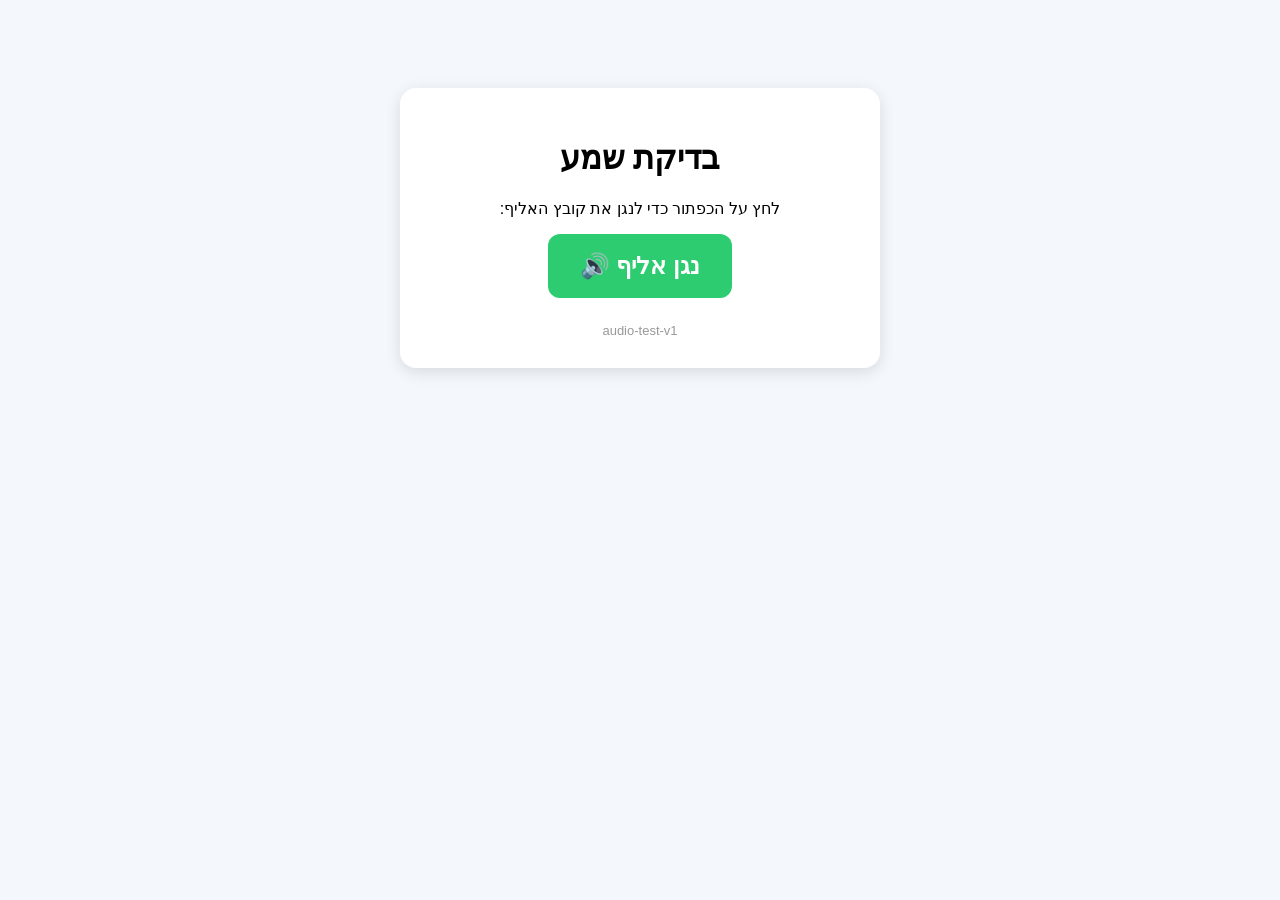
<file: audio-test.html>
<!DOCTYPE html>
<html lang="he" dir="rtl">
<head>
  <meta charset="UTF-8">
  <meta name="viewport" content="width=device-width, initial-scale=1.0">
  <title>בדיקת שמע</title>
  <style>
    body {
      font-family: Arial, sans-serif;
      background: #f4f7fb;
      text-align: center;
      padding-top: 80px;
      direction: rtl;
    }

    .box {
      background: white;
      max-width: 420px;
      margin: auto;
      padding: 30px;
      border-radius: 16px;
      box-shadow: 0 4px 16px rgba(0,0,0,0.12);
    }

    button {
      font-size: 24px;
      padding: 18px 32px;
      border: none;
      border-radius: 12px;
      background: #2ecc71;
      color: white;
      cursor: pointer;
      font-weight: bold;
    }

    button:hover {
      background: #27ae60;
    }

    .version {
      margin-top: 25px;
      color: #999;
      font-size: 13px;
    }
  </style>
</head>
<body>

  <div class="box">
    <h1>בדיקת שמע</h1>
    <p>לחץ על הכפתור כדי לנגן את קובץ האליף:</p>

    <button onclick="playSound()">נגן אליף 🔊</button>

<audio id="alifAudio" src="audio/letters/001-alif.wav" preload="auto"></audio>    <div class="version">audio-test-v1</div>
  </div>

  <script>
    function playSound() {
      const audio = document.getElementById("alifAudio");
      audio.currentTime = 0;
      audio.play().catch(function(error) {
        alert("השמע לא הופעל. בדוק שהקובץ נמצא באותו מקום כמו הדף.");
        console.error(error);
      });
    }
  </script>

</body>
</html>
</file>
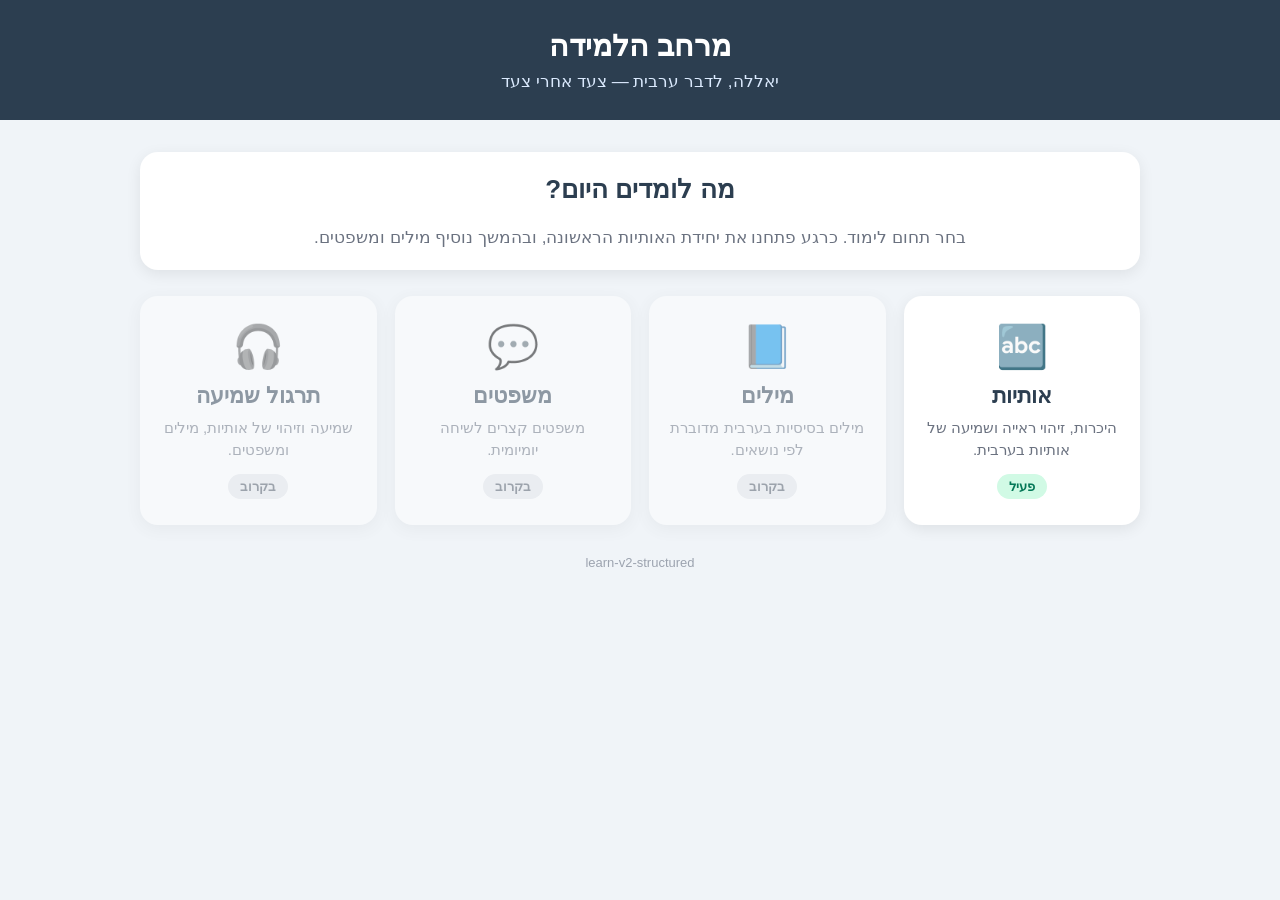
<file: learn.html>
<!DOCTYPE html>
<html lang="he" dir="rtl">
<head>
  <meta charset="UTF-8" />
  <meta name="viewport" content="width=device-width, initial-scale=1.0" />
  <title>מרחב למידה - ערבית מדוברת</title>

  <style>
    body {
      margin: 0;
      font-family: 'Segoe UI', Tahoma, Geneva, Verdana, sans-serif;
      background: #f0f4f8;
      color: #1f2937;
      direction: rtl;
    }

    header {
      background: #2c3e50;
      color: white;
      padding: 28px 20px;
      text-align: center;
    }

    header h1 {
      margin: 0 0 8px;
      font-size: 30px;
    }

    header p {
      margin: 0;
      color: #dbeafe;
      font-size: 17px;
    }

    .container {
      max-width: 1000px;
      margin: 32px auto;
      padding: 0 18px;
    }

    .intro {
      background: white;
      border-radius: 18px;
      padding: 22px;
      margin-bottom: 26px;
      text-align: center;
      box-shadow: 0 4px 15px rgba(0,0,0,0.08);
    }

    .intro h2 {
      margin-top: 0;
      color: #2c3e50;
      font-size: 26px;
    }

    .intro p {
      margin-bottom: 0;
      color: #6b7280;
      font-size: 17px;
    }

    .learning-grid {
      display: grid;
      grid-template-columns: repeat(auto-fit, minmax(220px, 1fr));
      gap: 18px;
    }

    .learning-card {
      background: white;
      border-radius: 18px;
      padding: 24px 18px;
      min-height: 160px;
      box-shadow: 0 4px 15px rgba(0,0,0,0.08);
      text-decoration: none;
      color: inherit;
      display: flex;
      flex-direction: column;
      justify-content: center;
      align-items: center;
      transition: transform 0.18s, box-shadow 0.18s, border-color 0.18s;
      border: 2px solid transparent;
      text-align: center;
    }

    .learning-card:hover {
      transform: translateY(-4px);
      box-shadow: 0 8px 24px rgba(0,0,0,0.12);
      border-color: #3498db;
    }

    .icon {
      font-size: 42px;
      margin-bottom: 12px;
    }

    .learning-card h3 {
      margin: 0 0 8px;
      color: #2c3e50;
      font-size: 22px;
    }

    .learning-card p {
      margin: 0;
      color: #6b7280;
      font-size: 15px;
      line-height: 1.5;
    }

    .disabled {
      opacity: 0.5;
      cursor: not-allowed;
      pointer-events: none;
    }

    .tag {
      margin-top: 12px;
      background: #e5e7eb;
      color: #4b5563;
      border-radius: 999px;
      padding: 5px 12px;
      font-size: 13px;
      font-weight: bold;
    }

    .active-tag {
      background: #d1fae5;
      color: #047857;
    }

    .version {
      text-align: center;
      margin: 30px 0 15px;
      color: #9ca3af;
      font-size: 13px;
      direction: ltr;
    }
  </style>
</head>

<body>
  <header>
    <h1>מרחב הלמידה</h1>
    <p>יאללה, לדבר ערבית — צעד אחרי צעד</p>
  </header>

  <main class="container">
    <section class="intro">
      <h2>מה לומדים היום?</h2>
      <p>בחר תחום לימוד. כרגע פתחנו את יחידת האותיות הראשונה, ובהמשך נוסיף מילים ומשפטים.</p>
    </section>

    <section class="learning-grid">
      <a class="learning-card" href="letters/">
        <div class="icon">🔤</div>
        <h3>אותיות</h3>
        <p>היכרות, זיהוי ראייה ושמיעה של אותיות בערבית.</p>
        <div class="tag active-tag">פעיל</div>
      </a>

      <a class="learning-card disabled" href="#">
        <div class="icon">📘</div>
        <h3>מילים</h3>
        <p>מילים בסיסיות בערבית מדוברת לפי נושאים.</p>
        <div class="tag">בקרוב</div>
      </a>

      <a class="learning-card disabled" href="#">
        <div class="icon">💬</div>
        <h3>משפטים</h3>
        <p>משפטים קצרים לשיחה יומיומית.</p>
        <div class="tag">בקרוב</div>
      </a>

      <a class="learning-card disabled" href="#">
        <div class="icon">🎧</div>
        <h3>תרגול שמיעה</h3>
        <p>שמיעה וזיהוי של אותיות, מילים ומשפטים.</p>
        <div class="tag">בקרוב</div>
      </a>
    </section>

    <div class="version">learn-v2-structured</div>
  </main>
</body>
</html>
</file>
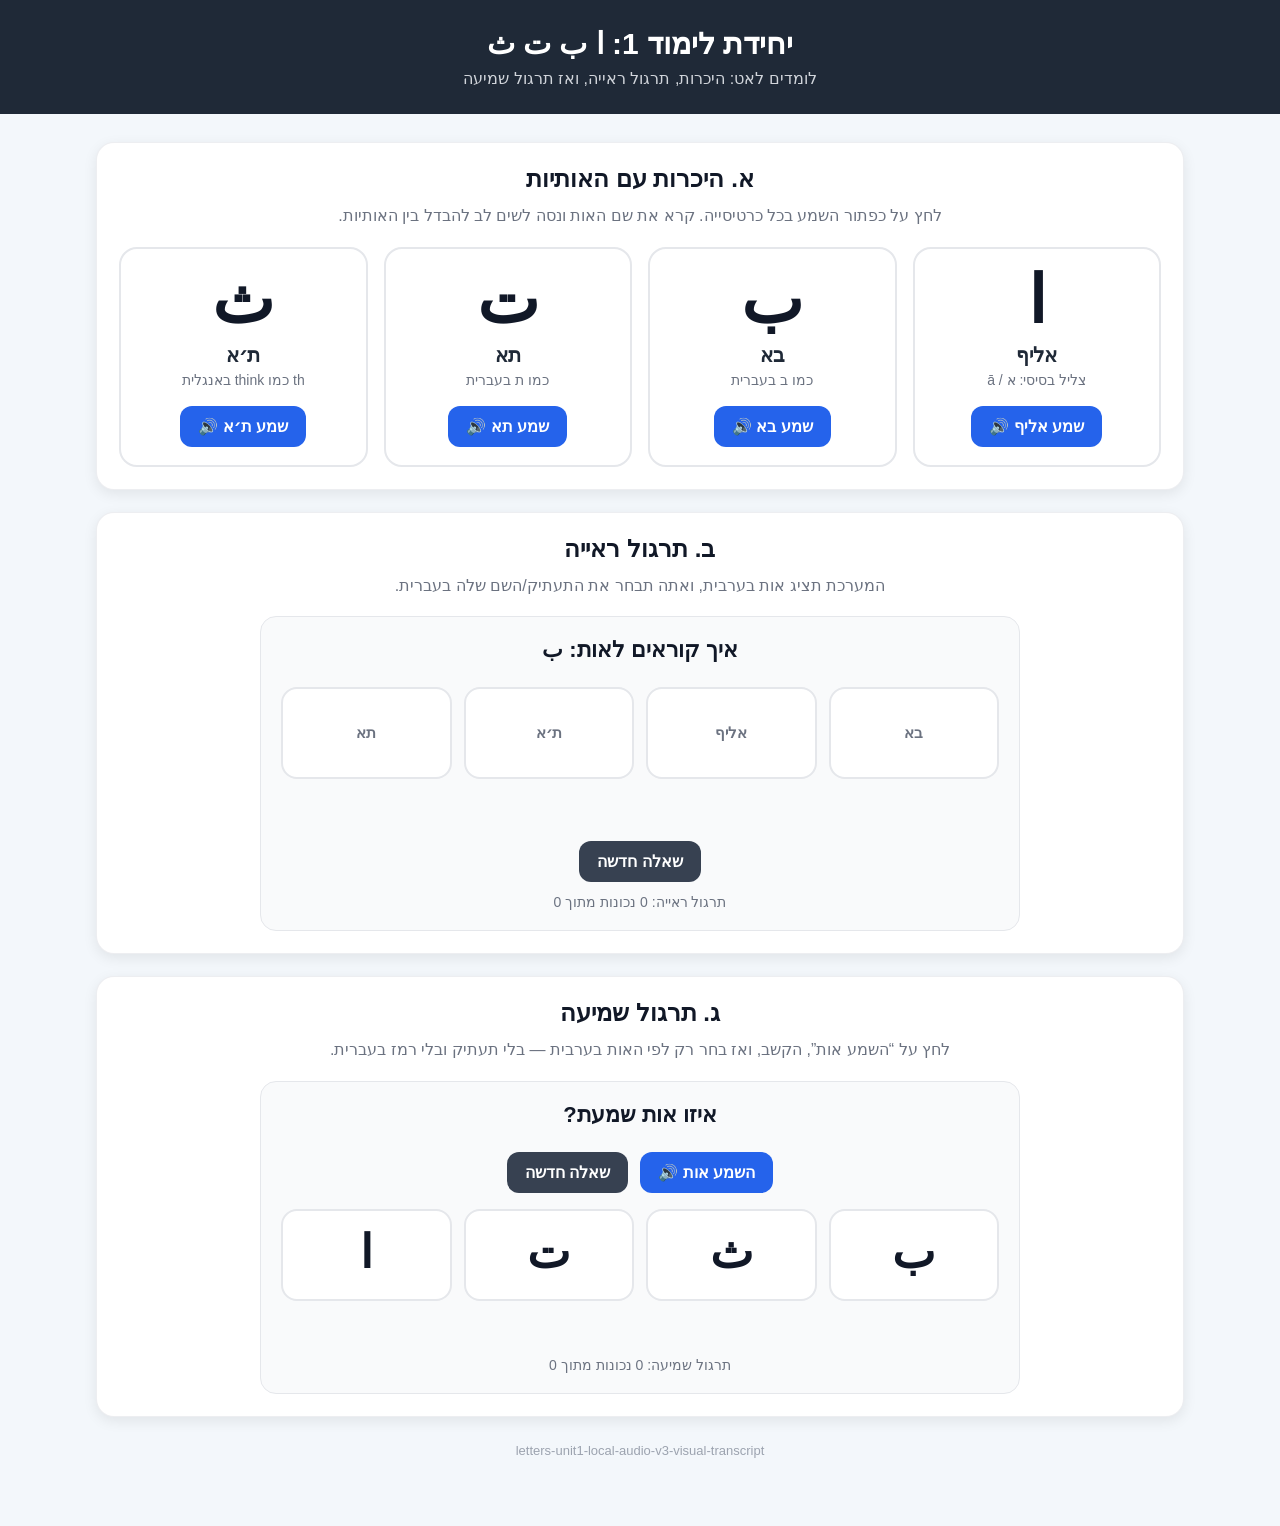
<file: letters-unit1.html>
<!DOCTYPE html>
<html lang="he" dir="rtl">
<head>
  <meta charset="UTF-8" />
  <meta name="viewport" content="width=device-width, initial-scale=1.0" />
  <title>יחידת לימוד 1 - אותיות בערבית</title>

  <style>
    :root {
      --bg: #f3f7fb;
      --card: #ffffff;
      --text: #1f2937;
      --muted: #6b7280;
      --primary: #2563eb;
      --primary-dark: #1d4ed8;
      --success: #16a34a;
      --error: #dc2626;
      --border: #e5e7eb;
      --soft-blue: #eff6ff;
      --soft-green: #ecfdf5;
      --soft-red: #fef2f2;
      --shadow: 0 4px 14px rgba(0,0,0,0.08);
    }

    * {
      box-sizing: border-box;
    }

    body {
      margin: 0;
      font-family: Arial, sans-serif;
      background: var(--bg);
      color: var(--text);
      direction: rtl;
      text-align: center;
    }

    header {
      background: #1f2937;
      color: white;
      padding: 26px 16px;
    }

    header h1 {
      margin: 0 0 8px;
      font-size: 30px;
    }

    header p {
      margin: 0;
      color: #d1d5db;
      font-size: 16px;
    }

    .container {
      max-width: 1120px;
      margin: 28px auto;
      padding: 0 16px 40px;
    }

    .section {
      background: var(--card);
      border-radius: 18px;
      padding: 22px;
      margin-bottom: 22px;
      box-shadow: var(--shadow);
      border: 1px solid rgba(229,231,235,0.7);
    }

    .section h2 {
      margin: 0 0 10px;
      font-size: 24px;
      color: #111827;
    }

    .section p {
      margin: 0 0 18px;
      color: var(--muted);
      font-size: 16px;
      line-height: 1.6;
    }

    .learning-grid {
      display: grid;
      grid-template-columns: repeat(auto-fit, minmax(190px, 1fr));
      gap: 16px;
      margin-top: 16px;
    }

    .learn-card {
      background: #ffffff;
      border: 2px solid var(--border);
      border-radius: 18px;
      padding: 18px 14px;
      transition: transform 0.15s, border-color 0.15s, background 0.15s;
    }

    .learn-card:hover {
      transform: translateY(-3px);
      border-color: var(--primary);
      background: var(--soft-blue);
    }

    .arabic-letter {
      display: block;
      font-size: 66px;
      font-weight: bold;
      line-height: 1;
      margin-bottom: 10px;
      color: #111827;
    }

    .name {
      display: block;
      font-size: 20px;
      font-weight: bold;
      margin-bottom: 5px;
    }

    .sound-note {
      display: block;
      color: var(--muted);
      font-size: 14px;
      margin-bottom: 14px;
      min-height: 20px;
    }

    button {
      font-family: Arial, sans-serif;
    }

    .btn {
      border: none;
      border-radius: 12px;
      background: var(--primary);
      color: white;
      font-weight: bold;
      cursor: pointer;
      padding: 11px 18px;
      font-size: 16px;
      transition: background 0.15s, transform 0.08s;
    }

    .btn:hover {
      background: var(--primary-dark);
    }

    .btn:active {
      transform: scale(0.98);
    }

    .btn.secondary {
      background: #374151;
    }

    .btn.secondary:hover {
      background: #111827;
    }

    .quiz-box {
      max-width: 760px;
      margin: 0 auto;
      background: #f9fafb;
      border: 1px solid var(--border);
      border-radius: 16px;
      padding: 20px;
    }

    .question {
      font-size: 22px;
      font-weight: bold;
      margin-bottom: 18px;
      color: #111827;
      min-height: 32px;
    }

    .options-grid {
      display: grid;
      grid-template-columns: repeat(4, 1fr);
      gap: 12px;
    }

    .option-btn {
      background: white;
      border: 2px solid var(--border);
      border-radius: 16px;
      padding: 15px 8px;
      cursor: pointer;
      transition: transform 0.12s, border-color 0.12s, background 0.12s;
      min-height: 92px;
    }

    .option-btn:hover {
      transform: translateY(-2px);
      border-color: var(--primary);
      background: var(--soft-blue);
    }

    .option-btn .arabic-letter {
      font-size: 46px;
      margin-bottom: 6px;
    }

    .option-btn .name {
      font-size: 15px;
      margin-bottom: 0;
      color: var(--muted);
    }

    .option-btn.correct {
      background: var(--soft-green);
      border-color: var(--success);
    }

    .option-btn.wrong {
      background: var(--soft-red);
      border-color: var(--error);
    }

    .feedback {
      margin-top: 16px;
      min-height: 28px;
      font-size: 18px;
      font-weight: bold;
    }

    .feedback.good {
      color: var(--success);
    }

    .feedback.bad {
      color: var(--error);
    }

    .controls {
      margin-top: 18px;
      display: flex;
      gap: 12px;
      justify-content: center;
      flex-wrap: wrap;
    }

    .progress {
      color: var(--muted);
      font-size: 14px;
      margin-top: 12px;
    }

    .footer-note {
      color: #9ca3af;
      font-size: 13px;
      direction: ltr;
      margin-top: 26px;
    }

    @media (max-width: 640px) {
      header h1 {
        font-size: 24px;
      }

      .section {
        padding: 18px 14px;
      }

      .options-grid {
        grid-template-columns: repeat(2, 1fr);
      }

      .arabic-letter {
        font-size: 58px;
      }
    }
  </style>
</head>

<body>
  <header>
    <h1>יחידת לימוד 1: ا ب ت ث</h1>
    <p>לומדים לאט: היכרות, תרגול ראייה, ואז תרגול שמיעה</p>
  </header>

  <main class="container">
    <section class="section" id="learnSection">
      <h2>א. היכרות עם האותיות</h2>
      <p>לחץ על כפתור השמע בכל כרטיסייה. קרא את שם האות ונסה לשים לב להבדל בין האותיות.</p>
      <div class="learning-grid" id="learningGrid"></div>
    </section>

    <section class="section" id="visualQuizSection">
      <h2>ב. תרגול ראייה</h2>
      <p>המערכת תציג אות בערבית, ואתה תבחר את התעתיק/השם שלה בעברית.</p>
      <div class="quiz-box">
        <div class="question" id="visualQuestion"></div>
        <div class="options-grid" id="visualOptions"></div>
        <div class="feedback" id="visualFeedback"></div>
        <div class="controls">
          <button class="btn secondary" onclick="newVisualQuestion()">שאלה חדשה</button>
        </div>
        <div class="progress" id="visualProgress"></div>
      </div>
    </section>

    <section class="section" id="audioQuizSection">
      <h2>ג. תרגול שמיעה</h2>
      <p>לחץ על “השמע אות”, הקשב, ואז בחר רק לפי האות בערבית — בלי תעתיק ובלי רמז בעברית.</p>
      <div class="quiz-box">
        <div class="question">איזו אות שמעת?</div>
        <div class="controls" style="margin-top: 0; margin-bottom: 16px;">
          <button class="btn" onclick="playAudioQuestion()">השמע אות 🔊</button>
          <button class="btn secondary" onclick="newAudioQuestion()">שאלה חדשה</button>
        </div>
        <div class="options-grid" id="audioOptions"></div>
        <div class="feedback" id="audioFeedback"></div>
        <div class="progress" id="audioProgress"></div>
      </div>
    </section>

    <div class="footer-note">letters-unit1-local-audio-v3-visual-transcript</div>
  </main>

  <script>
    const LETTERS = [
      {
        letter: "ا",
        name: "אליף",
        sound: "צליל בסיסי: א / ā",
        audio: "audio/letters/001-alif.wav"
      },
      {
        letter: "ب",
        name: "בא",
        sound: "כמו ב בעברית",
        audio: "audio/letters/002-baa.wav"
      },
      {
        letter: "ت",
        name: "תא",
        sound: "כמו ת בעברית",
        audio: "audio/letters/003-taa.wav"
      },
      {
        letter: "ث",
        name: "ת׳א",
        sound: "th כמו think באנגלית",
        audio: "audio/letters/004-thaa.wav"
      }
    ];

    let currentAudio = null;
    let visualAnswer = null;
    let audioAnswer = null;
    let visualCorrect = 0;
    let visualTotal = 0;
    let audioCorrect = 0;
    let audioTotal = 0;

    function playSound(src) {
      if (currentAudio) {
        currentAudio.pause();
        currentAudio.currentTime = 0;
      }

      currentAudio = new Audio(src);
      currentAudio.play().catch(function(error) {
        alert("לא הצלחתי לנגן את קובץ השמע. בדוק שהקובץ קיים בתיקייה audio/letters.");
        console.error(error);
      });
    }

    function shuffleArray(array) {
      const copy = array.slice();
      for (let i = copy.length - 1; i > 0; i--) {
        const j = Math.floor(Math.random() * (i + 1));
        const temp = copy[i];
        copy[i] = copy[j];
        copy[j] = temp;
      }
      return copy;
    }

    function randomLetter() {
      return LETTERS[Math.floor(Math.random() * LETTERS.length)];
    }

    function buildLearningCards() {
      const grid = document.getElementById("learningGrid");
      grid.innerHTML = "";

      LETTERS.forEach(function(item) {
        const card = document.createElement("div");
        card.className = "learn-card";
        card.innerHTML = `
          <span class="arabic-letter">${item.letter}</span>
          <span class="name">${item.name}</span>
          <span class="sound-note">${item.sound}</span>
          <button class="btn" type="button">שמע ${item.name} 🔊</button>
        `;

        card.querySelector("button").addEventListener("click", function() {
          playSound(item.audio);
        });

        grid.appendChild(card);
      });
    }

    function renderArabicOptions(containerId, onClick) {
      const container = document.getElementById(containerId);
      container.innerHTML = "";

      shuffleArray(LETTERS).forEach(function(item) {
        const button = document.createElement("button");
        button.className = "option-btn";
        button.type = "button";
        button.innerHTML = `
          <span class="arabic-letter">${item.letter}</span>
        `;
        button.addEventListener("click", function() {
          onClick(item, button, container);
        });
        container.appendChild(button);
      });
    }

    function renderTranscriptOptions(containerId, onClick) {
      const container = document.getElementById(containerId);
      container.innerHTML = "";

      shuffleArray(LETTERS).forEach(function(item) {
        const button = document.createElement("button");
        button.className = "option-btn";
        button.type = "button";
        button.innerHTML = `
          <span class="name">${item.name}</span>
        `;
        button.addEventListener("click", function() {
          onClick(item, button, container);
        });
        container.appendChild(button);
      });
    }

    function clearOptionMarks(container) {
      container.querySelectorAll(".option-btn").forEach(function(button) {
        button.classList.remove("correct", "wrong");
      });
    }

    function updateProgress() {
      document.getElementById("visualProgress").textContent = "תרגול ראייה: " + visualCorrect + " נכונות מתוך " + visualTotal;
      document.getElementById("audioProgress").textContent = "תרגול שמיעה: " + audioCorrect + " נכונות מתוך " + audioTotal;
    }

    function newVisualQuestion() {
      visualAnswer = randomLetter();
      document.getElementById("visualQuestion").textContent = "איך קוראים לאות: " + visualAnswer.letter;
      const feedback = document.getElementById("visualFeedback");
      feedback.textContent = "";
      feedback.className = "feedback";

      renderTranscriptOptions("visualOptions", function(selected, button, container) {
        clearOptionMarks(container);
        visualTotal++;

        if (selected.letter === visualAnswer.letter) {
          visualCorrect++;
          button.classList.add("correct");
          feedback.textContent = "נכון!";
          feedback.className = "feedback good";
          playSound(selected.audio);
        } else {
          button.classList.add("wrong");
          feedback.textContent = "לא מדויק. נסה שוב.";
          feedback.className = "feedback bad";
        }

        updateProgress();
      });

      updateProgress();
    }

    function newAudioQuestion() {
      audioAnswer = randomLetter();
      const feedback = document.getElementById("audioFeedback");
      feedback.textContent = "";
      feedback.className = "feedback";

      renderArabicOptions("audioOptions", function(selected, button, container) {
        clearOptionMarks(container);
        audioTotal++;

        if (selected.letter === audioAnswer.letter) {
          audioCorrect++;
          button.classList.add("correct");
          feedback.textContent = "נכון!";
          feedback.className = "feedback good";
        } else {
          button.classList.add("wrong");
          feedback.textContent = "לא מדויק. אפשר ללחוץ שוב על השמע ולנסות לזהות.";
          feedback.className = "feedback bad";
        }

        updateProgress();
      });

      updateProgress();
    }

    function playAudioQuestion() {
      if (!audioAnswer) {
        newAudioQuestion();
      }
      playSound(audioAnswer.audio);
    }

    buildLearningCards();
    newVisualQuestion();
    newAudioQuestion();
    updateProgress();
  </script>
</body>
</html>
</file>
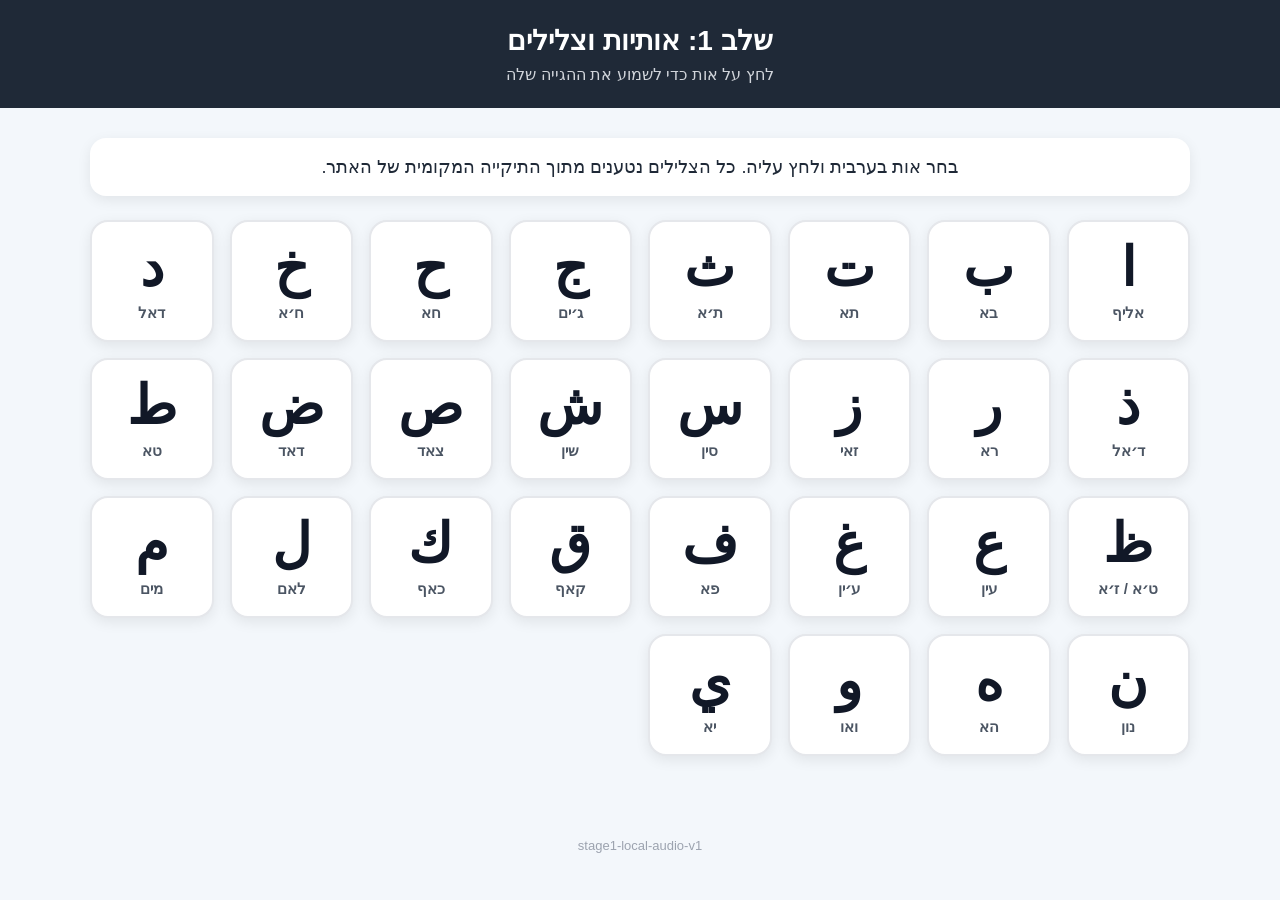
<file: stage1.html>
<!DOCTYPE html>
<html lang="he" dir="rtl">
<head>
  <meta charset="UTF-8" />
  <meta name="viewport" content="width=device-width, initial-scale=1.0" />
  <title>שלב 1 - אותיות בערבית</title>

  <style>
    body {
      margin: 0;
      font-family: Arial, sans-serif;
      background: #f3f7fb;
      color: #1f2937;
      direction: rtl;
      text-align: center;
    }

    header {
      background: #1f2937;
      color: white;
      padding: 24px 16px;
    }

    header h1 {
      margin: 0 0 8px;
      font-size: 28px;
    }

    header p {
      margin: 0;
      color: #d1d5db;
      font-size: 16px;
    }

    .container {
      max-width: 1100px;
      margin: 30px auto;
      padding: 0 16px;
    }

    .instructions {
      background: white;
      border-radius: 16px;
      padding: 18px;
      margin-bottom: 24px;
      box-shadow: 0 4px 14px rgba(0,0,0,0.08);
      font-size: 18px;
    }

    .grid {
      display: grid;
      grid-template-columns: repeat(auto-fill, minmax(120px, 1fr));
      gap: 16px;
    }

    .letter-card {
      background: white;
      border: 2px solid #e5e7eb;
      border-radius: 18px;
      padding: 18px 10px;
      cursor: pointer;
      box-shadow: 0 4px 14px rgba(0,0,0,0.08);
      transition: transform 0.15s, border-color 0.15s, background 0.15s;
      user-select: none;
    }

    .letter-card:hover {
      transform: translateY(-3px);
      border-color: #2563eb;
      background: #eff6ff;
    }

    .letter-card:active {
      transform: scale(0.97);
    }

    .arabic-letter {
      display: block;
      font-size: 54px;
      font-weight: bold;
      line-height: 1;
      margin-bottom: 10px;
      color: #111827;
    }

    .hebrew-name {
      display: block;
      font-size: 15px;
      color: #4b5563;
      font-weight: bold;
    }

    .status {
      margin-top: 24px;
      min-height: 28px;
      font-size: 18px;
      font-weight: bold;
      color: #2563eb;
    }

    .version {
      margin: 30px 0 15px;
      color: #9ca3af;
      font-size: 13px;
      direction: ltr;
    }
  </style>
</head>

<body>
  <header>
    <h1>שלב 1: אותיות וצלילים</h1>
    <p>לחץ על אות כדי לשמוע את ההגייה שלה</p>
  </header>

  <main class="container">
    <div class="instructions">
      בחר אות בערבית ולחץ עליה. כל הצלילים נטענים מתוך התיקייה המקומית של האתר.
    </div>

    <div class="grid" id="lettersGrid"></div>

    <div class="status" id="statusText"></div>

    <div class="version">stage1-local-audio-v1</div>
  </main>

  <script>
    const LETTERS = [
      { letter: "ا", name: "אליף", audio: "audio/letters/001-alif.wav" },
      { letter: "ب", name: "בא", audio: "audio/letters/002-baa.wav" },
      { letter: "ت", name: "תא", audio: "audio/letters/003-taa.wav" },
      { letter: "ث", name: "ת׳א", audio: "audio/letters/004-thaa.wav" },
      { letter: "ج", name: "ג׳ים", audio: "audio/letters/005-jeem.wav" },
      { letter: "ح", name: "חא", audio: "audio/letters/006-haa.wav" },
      { letter: "خ", name: "ח׳א", audio: "audio/letters/007-khaa.wav" },
      { letter: "د", name: "דאל", audio: "audio/letters/008-dal.wav" },
      { letter: "ذ", name: "ד׳אל", audio: "audio/letters/009-thal.wav" },
      { letter: "ر", name: "רא", audio: "audio/letters/010-raa.wav" },
      { letter: "ز", name: "זאי", audio: "audio/letters/011-zay.wav" },
      { letter: "س", name: "סין", audio: "audio/letters/012-seen.wav" },
      { letter: "ش", name: "שין", audio: "audio/letters/013-sheen.wav" },
      { letter: "ص", name: "צאד", audio: "audio/letters/014-sad.wav" },
      { letter: "ض", name: "דאד", audio: "audio/letters/015-dad.wav" },
      { letter: "ط", name: "טא", audio: "audio/letters/016-taa-heavy.wav" },
      { letter: "ظ", name: "ט׳א / ז׳א", audio: "audio/letters/017-zaa-heavy.wav" },
      { letter: "ع", name: "עין", audio: "audio/letters/018-ain.wav" },
      { letter: "غ", name: "ע׳ין", audio: "audio/letters/019-ghain.wav" },
      { letter: "ف", name: "פא", audio: "audio/letters/020-faa.wav" },
      { letter: "ق", name: "קאף", audio: "audio/letters/021-qaf.wav" },
      { letter: "ك", name: "כאף", audio: "audio/letters/022-kaf.wav" },
      { letter: "ل", name: "לאם", audio: "audio/letters/023-lam.wav" },
      { letter: "م", name: "מים", audio: "audio/letters/024-meem.wav" },
      { letter: "ن", name: "נון", audio: "audio/letters/025-noon.wav" },
      { letter: "ه", name: "הא", audio: "audio/letters/026-ha.wav" },
      { letter: "و", name: "ואו", audio: "audio/letters/027-waw.wav" },
      { letter: "ي", name: "יא", audio: "audio/letters/028-yaa.wav" }
    ];

    let currentAudio = null;

    function playLetter(item) {
      const statusText = document.getElementById("statusText");

      if (currentAudio) {
        currentAudio.pause();
        currentAudio.currentTime = 0;
      }

      currentAudio = new Audio(item.audio);
      statusText.textContent = "מנגן: " + item.name + " " + item.letter;

      currentAudio.play().catch(function(error) {
        statusText.textContent = "לא הצלחתי לנגן את הקובץ: " + item.audio;
        console.error(error);
      });
    }

    function buildLettersGrid() {
      const grid = document.getElementById("lettersGrid");

      LETTERS.forEach(function(item) {
        const card = document.createElement("div");
        card.className = "letter-card";
        card.onclick = function() {
          playLetter(item);
        };

        card.innerHTML = `
          <span class="arabic-letter">${item.letter}</span>
          <span class="hebrew-name">${item.name}</span>
        `;

        grid.appendChild(card);
      });
    }

    buildLettersGrid();
  </script>
</body>
</html>
</file>
